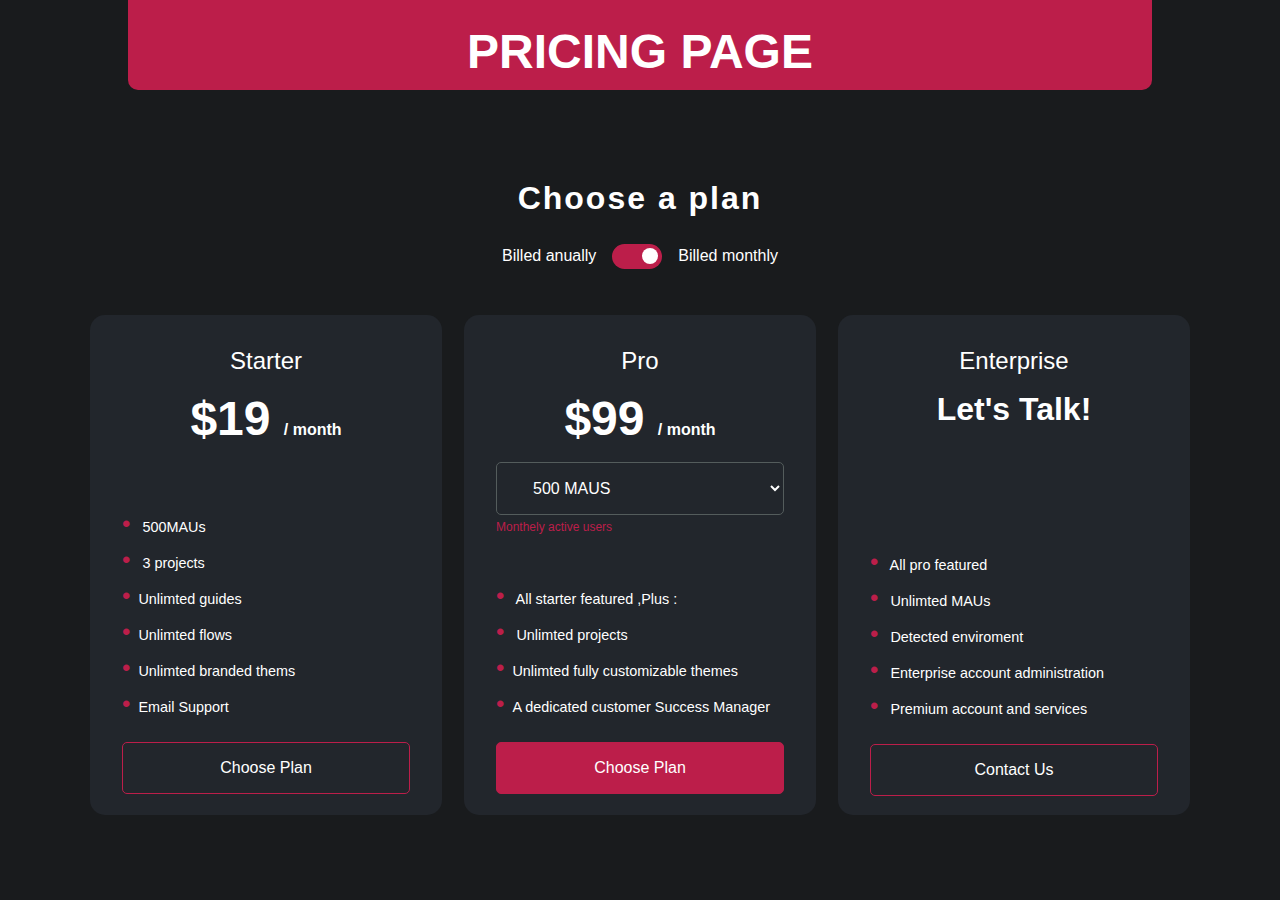
<file: index.html>
<!DOCTYPE html>
<html lang="en">
<head>
    <meta charset="UTF-8">
    <meta name="viewport" content="width=device-width, initial-scale=1.0">
    <link rel="stylesheet" href="style.css">
    <title>Pricing Table</title>
</head>
<body>
    
    <div class="top-banner">
        <p class="plan-type"> PRICING PAGE</p>
    </div>

    <div class="container">
      <h1 class="title">Choose a plan</h1>
      <div class="toggle-switch">
            <span>Billed anually </span>
            <input type="checkbox" class="toggler">
            <span> Billed monthly</span>
      </div>

      <div class="cards">

        <!-- Starter Plan -->
          <div class="card" id="card-1">
            <h1 class="card-title">Starter</h1>
            <h2 class="card-price" id="starter-price"> $19 <span> / month</span> </h2>
            <ul class="card-plan">
                <li> 500MAUs</li>
                <li> 3 projects</li>
                <li>Unlimted guides</li>
                <li>Unlimted flows</li>
                <li>Unlimted branded thems</li>
                <li>Email Support</li>
            </ul>
            <button type="button" class="card-btn"> Choose Plan</button>
          </div>

          <!-- Pro Plan -->
          <div class="card active" id="card-2">
            
            <h1 class="card-title">Pro</h1>
            <h2 class="card-price" id="pro-price"> $99 <span> / month</span> </h2>
          
            <select  id="maus">
                <option value="500">500 MAUS</option>
                <option value="100">1000 MAUS</option>
                <option value="1500">1500 MAUS</option>
                <option value="2000">2000 MAUS</option>
                <option value="2500">2500 MAUS</option>
            </select>
            <span class="note"> Monthely active users </span>
          
            <ul class="card-plan">
                <li> All starter featured ,Plus : </li>
                <li> Unlimted projects</li>
                <li>Unlimted fully customizable themes</li>
                <li>A dedicated customer Success Manager</li>
            </ul>
            <button type="button" class="card-btn"> Choose Plan</button>
          </div>

          <!-- Enterpise Card -->
          <div class="card" id="card-3">
            <h1 class="card-title">Enterprise</h1>
            <h2 class="card-price"> Let's Talk! </h2>
            <ul class="card-plan">
                <li> All pro featured</li>
                <li> Unlimted MAUs</li>
                <li> Detected enviroment</li>
                <li> Enterprise account administration</li>
                <li> Premium account and services</li>
            </ul>
            <button type="button" class="card-btn"> Contact Us </button>
          </div>
      </div>
    </div>
    <script src="main.js"></script>
</body>
</html>
</file>
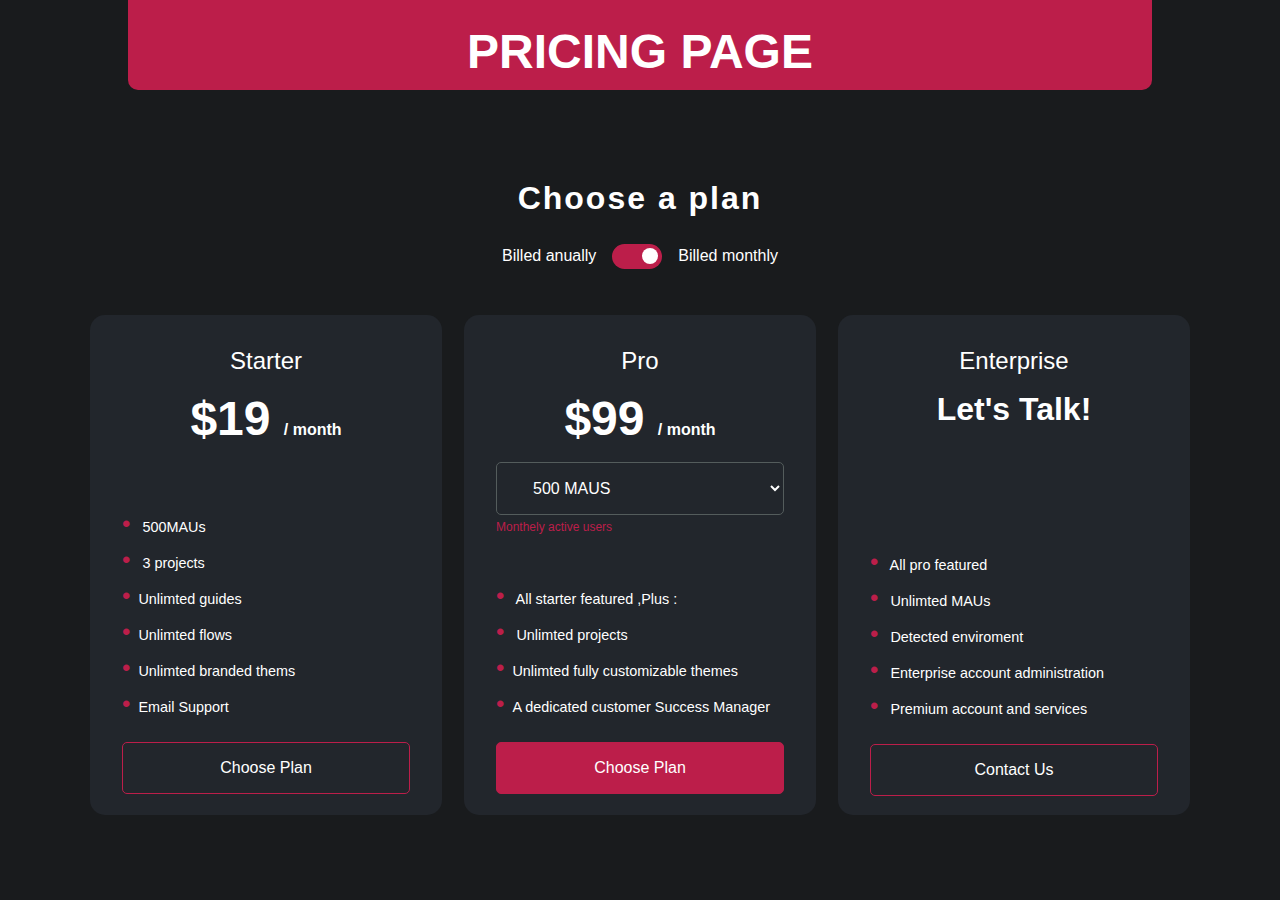
<file: pricing.html>
<!DOCTYPE html>
<html lang="en">
<head>
    <meta charset="UTF-8">
    <meta name="viewport" content="width=device-width, initial-scale=1.0">
    <link rel="stylesheet" href="style.css">
    <title>Pricing Table</title>
</head>
<body>
    
    <div class="top-banner">
        <p class="plan-type"> PRICING PAGE</p>
    </div>

    <div class="container">
      <h1 class="title">Choose a plan</h1>
      <div class="toggle-switch">
            <span>Billed anually </span>
            <input type="checkbox" class="toggler">
            <span> Billed monthly</span>
      </div>

      <div class="cards">

        <!-- Starter Plan -->
          <div class="card" id="card-1">
            <h1 class="card-title">Starter</h1>
            <h2 class="card-price" id="starter-price"> $19 <span> / month</span> </h2>
            <ul class="card-plan">
                <li> 500MAUs</li>
                <li> 3 projects</li>
                <li>Unlimted guides</li>
                <li>Unlimted flows</li>
                <li>Unlimted branded thems</li>
                <li>Email Support</li>
            </ul>
            <button type="button" class="card-btn"> Choose Plan</button>
          </div>

          <!-- Pro Plan -->
          <div class="card active" id="card-2">
            
            <h1 class="card-title">Pro</h1>
            <h2 class="card-price" id="pro-price"> $99 <span> / month</span> </h2>
          
            <select  id="maus">
                <option value="500">500 MAUS</option>
                <option value="100">1000 MAUS</option>
                <option value="1500">1500 MAUS</option>
                <option value="2000">2000 MAUS</option>
                <option value="2500">2500 MAUS</option>
            </select>
            <span class="note"> Monthely active users </span>
          
            <ul class="card-plan">
                <li> All starter featured ,Plus : </li>
                <li> Unlimted projects</li>
                <li>Unlimted fully customizable themes</li>
                <li>A dedicated customer Success Manager</li>
            </ul>
            <button type="button" class="card-btn"> Choose Plan</button>
          </div>

          <!-- Enterpise Card -->
          <div class="card" id="card-3">
            <h1 class="card-title">Enterprise</h1>
            <h2 class="card-price"> Let's Talk! </h2>
            <ul class="card-plan">
                <li> All pro featured</li>
                <li> Unlimted MAUs</li>
                <li> Detected enviroment</li>
                <li> Enterprise account administration</li>
                <li> Premium account and services</li>
            </ul>
            <button type="button" class="card-btn"> Contact Us </button>
          </div>
      </div>
    </div>
    <script src="main.js"></script>
</body>
</html>
</file>
<file: style.css>
* {
  margin: 0;
  padding: 0;
  box-sizing: border-box;
}

*:focus {
  outline: none;
}

ul {
  list-style: none;
}


body{
  font-family: Arial, Helvetica, sans-serif;
  background-color: #191b1d;
  color: white;
  height: 100vh;
  width: 100%;
  display: flex;
  justify-content: center;
  align-items: center;
}

.top-banner {
  background-color: #bc1e4a;
  position: absolute;
  padding: 1.5rem 4rem;
  top: 0;
  left: 50%;
  width: 80%;
  height: 10%;
  transform: translateX(-50%);
  text-align: center;
  border-radius: 0 0 10px 10px;
}

p.plan-type {
  font-size:3rem;
  font-weight: 900;
}

.container {
  text-align: center;
  width: 1100px;
  height: 60%;
}

h1.title {
  letter-spacing: 2px;
  margin-bottom: 1.5rem;
}

.toggle-switch{
    display: flex;
    height: 30px;
    width: 100%;
    justify-content: center;
    align-items: center;
    margin-bottom: 1.5rem;
}

.toggler{
    appearance: none;
    -webkit-appearance: none;
    -moz-appearance: none;
    width: 50px;
    height: 25px;
    background-color: #bc1e4a;
    border-radius: 25px;
    margin: 0 1rem;
    position: relative;
}

.toggler::before{
    content: "";
    width: 16px;
    height: 16px;
    background-color: white;
    position: absolute;
    border-radius: 50%;
    top:50%;
    transform: translateY(-50%);
    right:4px;
}

.toggler:checked:before{
    right: 55%;
}


.cards{
    display: flex;
    justify-content: space-between;
    align-items: center;
    width: 100%;
    flex-wrap: wrap;
    height: 100%;
}

.card{
   height: 500px;
   width: 32%;
   background-color: #22262C; 
   border-radius: 15px;
   padding: 2rem;
   text-align: center;
}

.card-title{
    font-size: 1.5rem;
    font-weight: lighter;
    margin-bottom: 1rem;
}

.card-price{
    font-size: 3rem;
    text-align: center;
}

h2>span{
    font-size: 1rem;
}
#card-3 .card-price{
    font-size: 2rem;
} 

#card-1 .card-price{
    margin-bottom: 4rem;
}
.card ul{
    text-align: left;
    font-size: 0.9rem;
    font-weight: lighter;
}

.card ul li:before{
    content:"•";
    margin-right: 0.5rem;
    color:#bc1e4a;
    font-size: 1.5rem;
}

.card ul li{
    margin-bottom: 0.5rem;
}

.card-btn{
    margin-top: 1rem;
    width: 100%;
    background-color: transparent;
    border: 1px solid #bc1e4a;
    color:white;
    font-size: 1rem;
    padding: 1rem;
    border-radius: 5px;
}

#card-1 .card-btn:hover, 
#card-3 .card-btn:hover, 
.active .card-btn
{
    background-color: #bc1e4a;
}

#maus{
  background: transparent;
  color:white;
  border-color: #545c5c;
  margin-top: 1rem;
  width: 100%;
  padding: 1rem 2rem;
  font-size: 1rem;
  border-radius: 5px;
}

option{
    font-size: 1.2rem;
    background-color: #333;
}

.note{
    color:#bc1e4a;
    font-size: 0.75rem;
    text-align: left;
    display: block;
    margin-top: 5px;
}

#card-2 ul{
    margin-top: 3rem;
}

#card-3 ul{
    margin-top: 7.5rem;
}

@media (max-width:1112px){
    .cards{
        justify-content: center;
    }

    .card{
        width: 40%;
    margin: 2rem;
    }
}

@media (max-width:848px){
    .card{
        width:50%
    }
}

@media (max-width:674px){
    .top-banner{
        width: 70%;
    }
    .card{
        width: 70%;
    }
}

@media (max-width:500px){
    .top-banner{
        width: 90%;
    }



    .card{
        width: 90%;
    }
}
</file>
